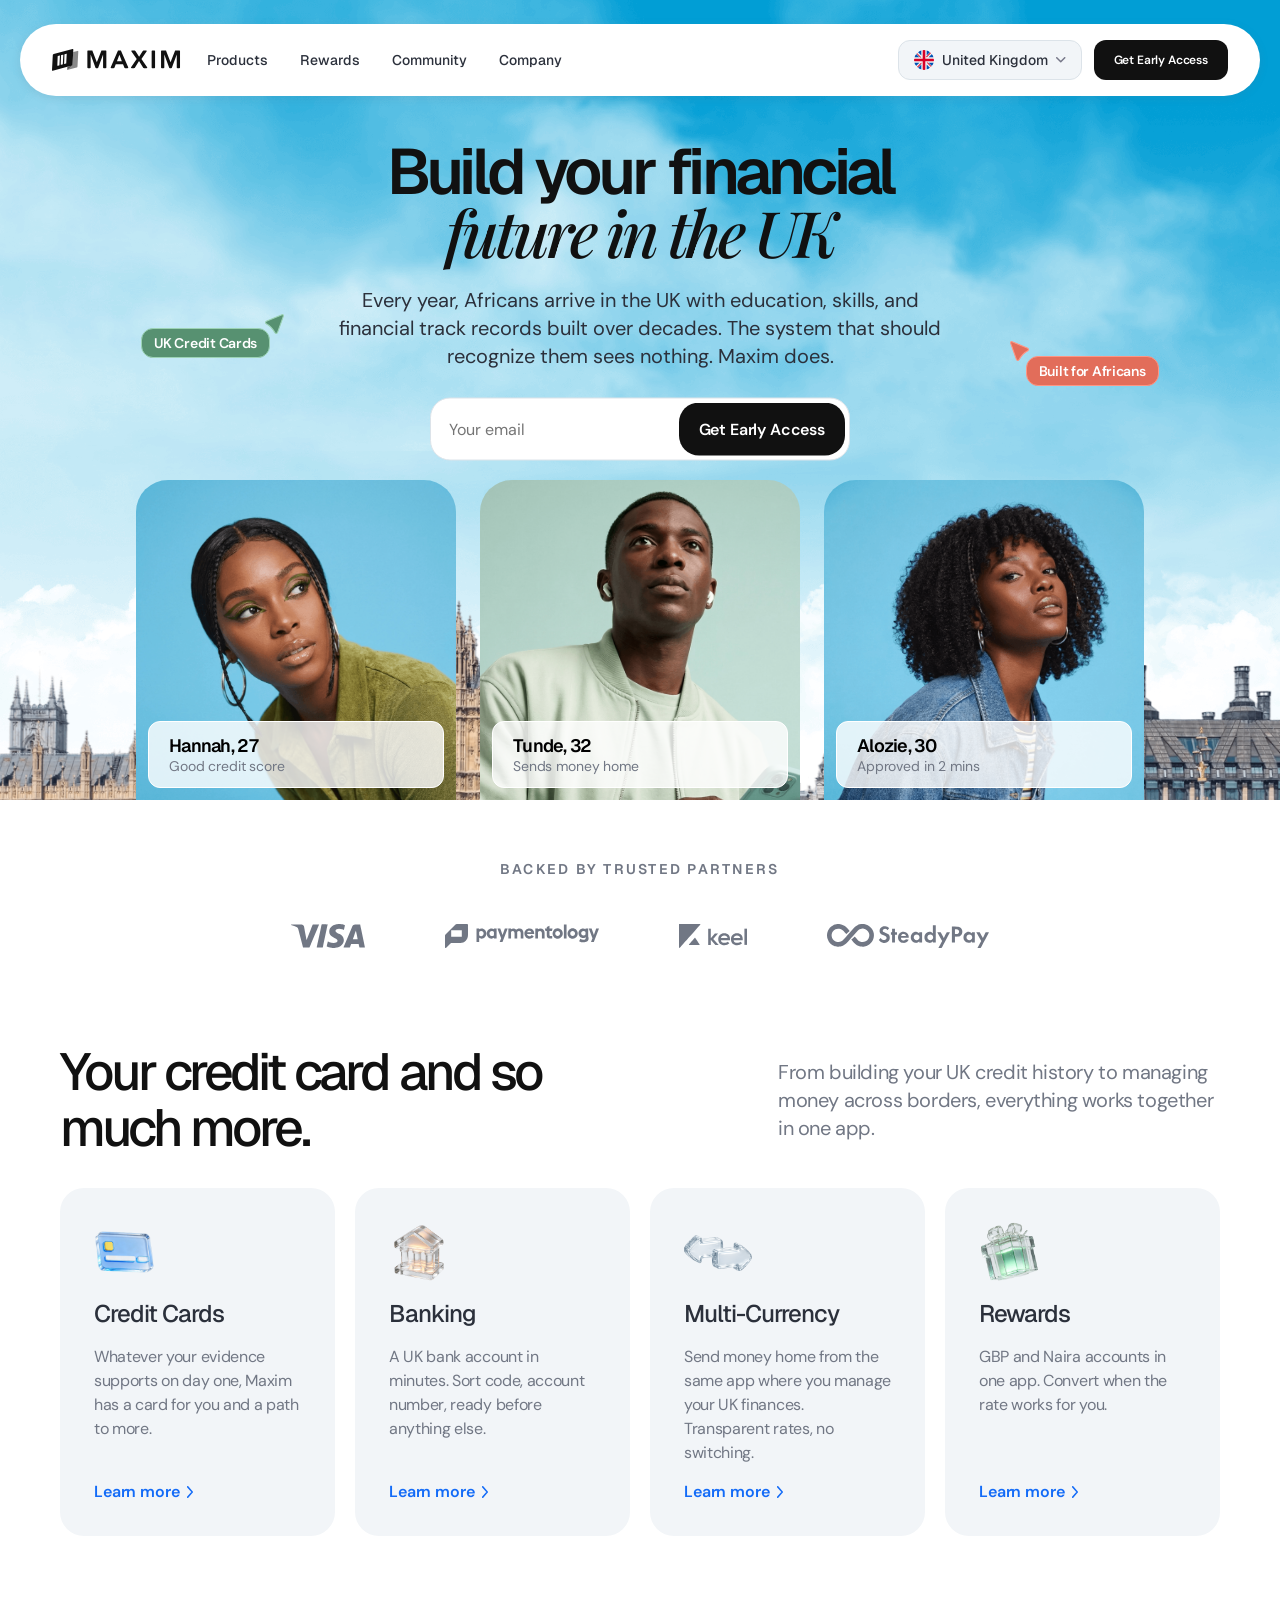
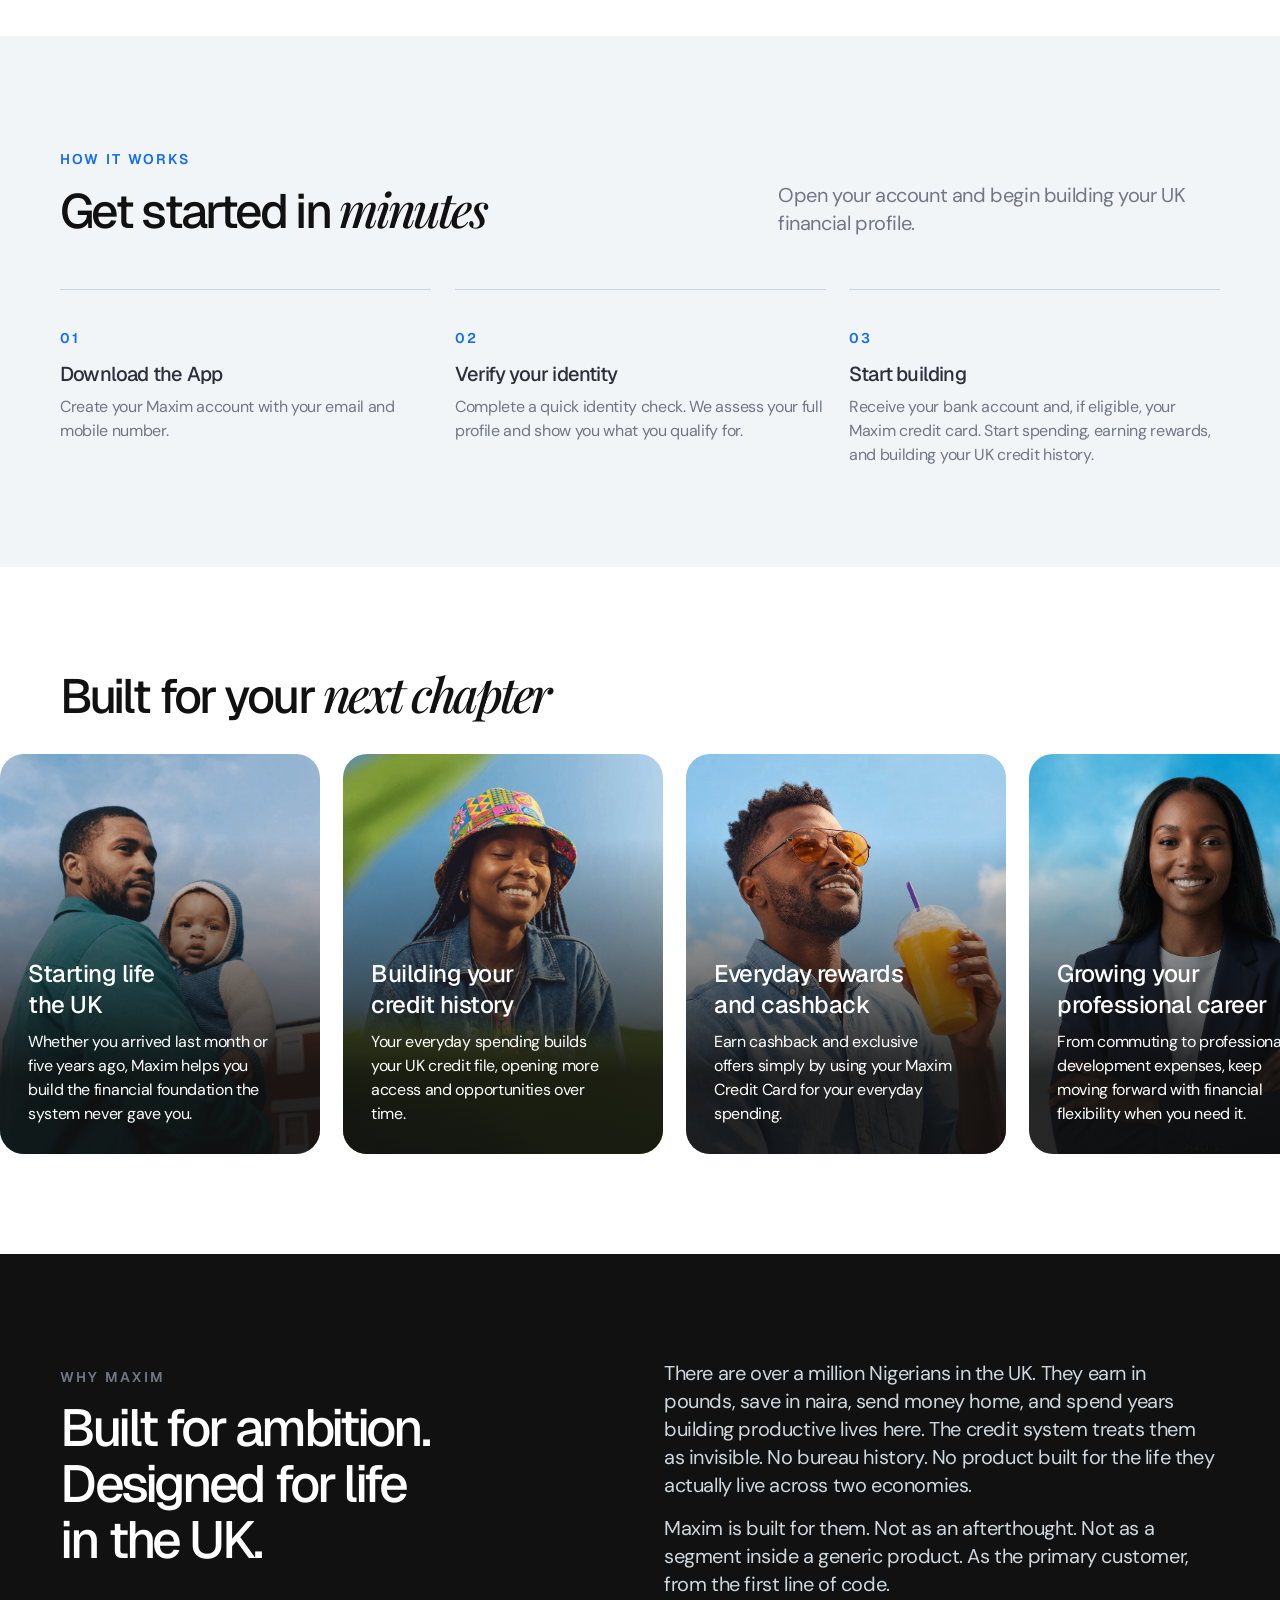
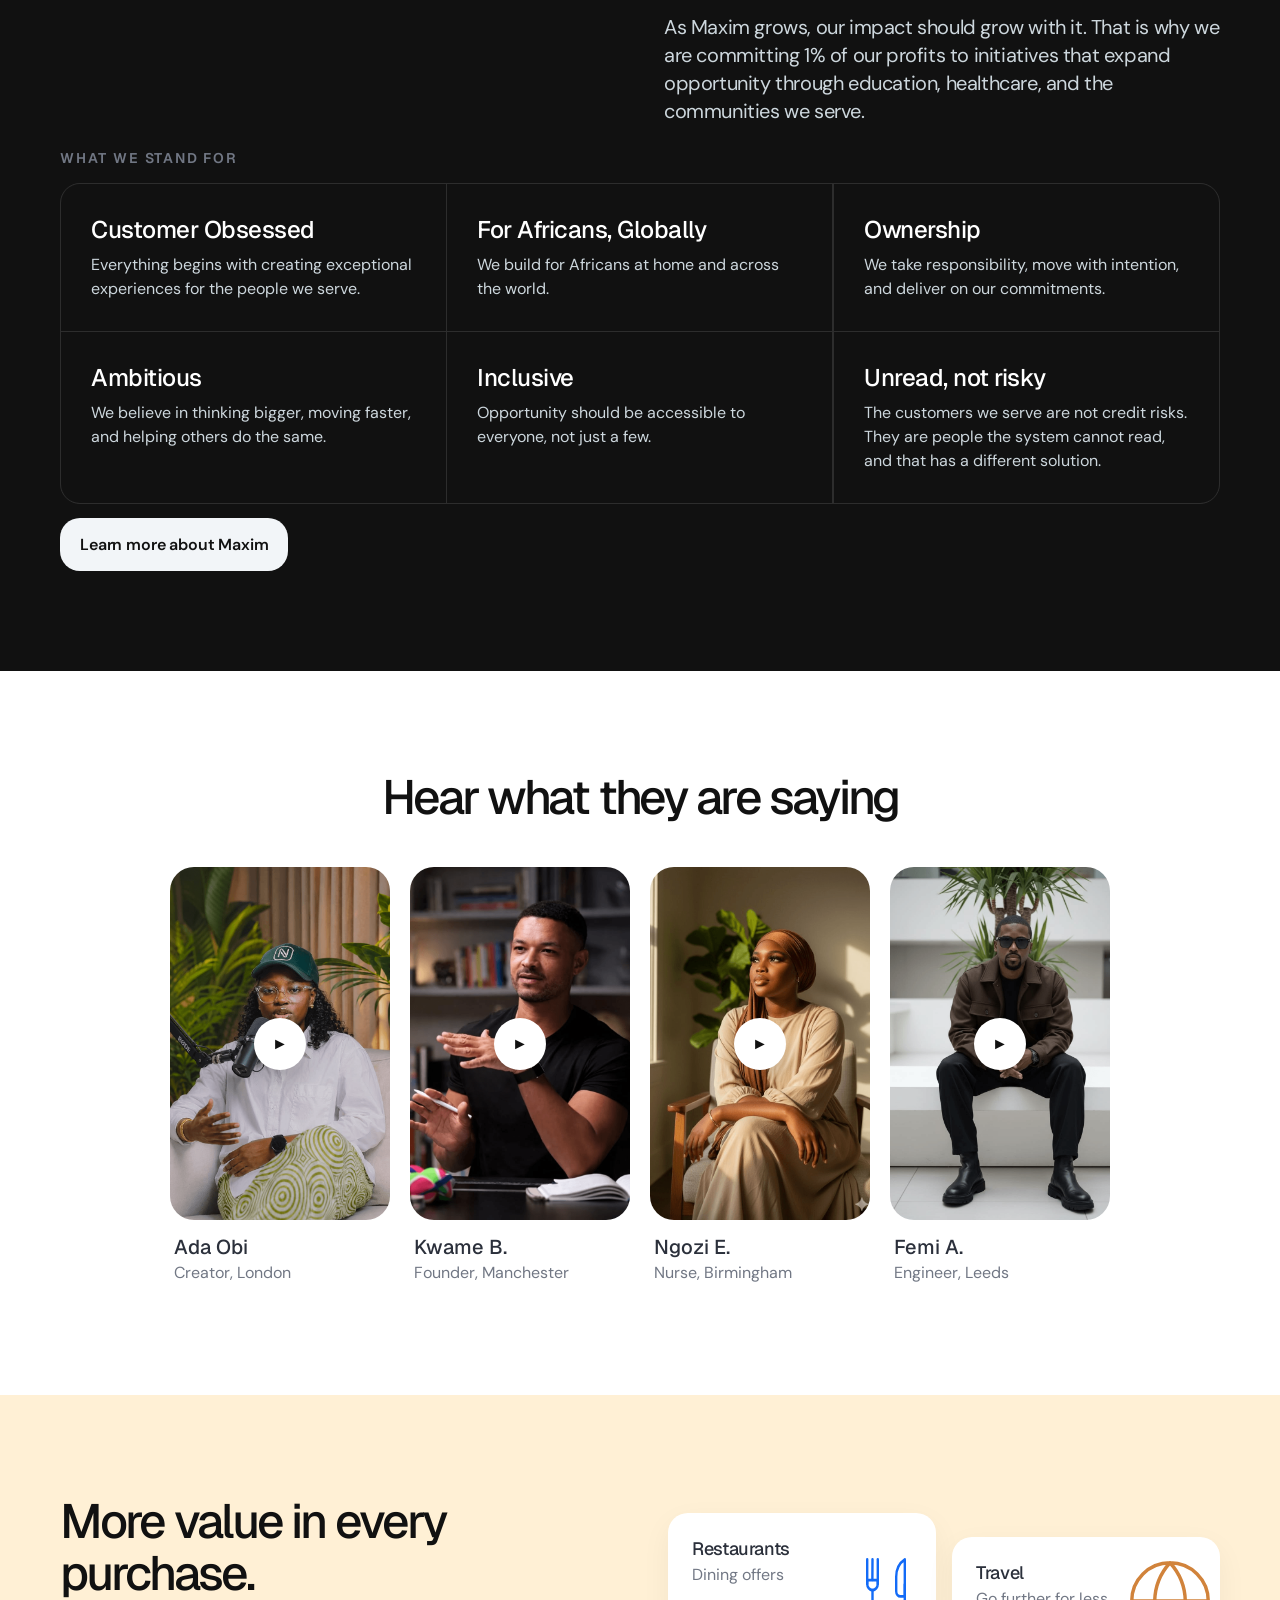
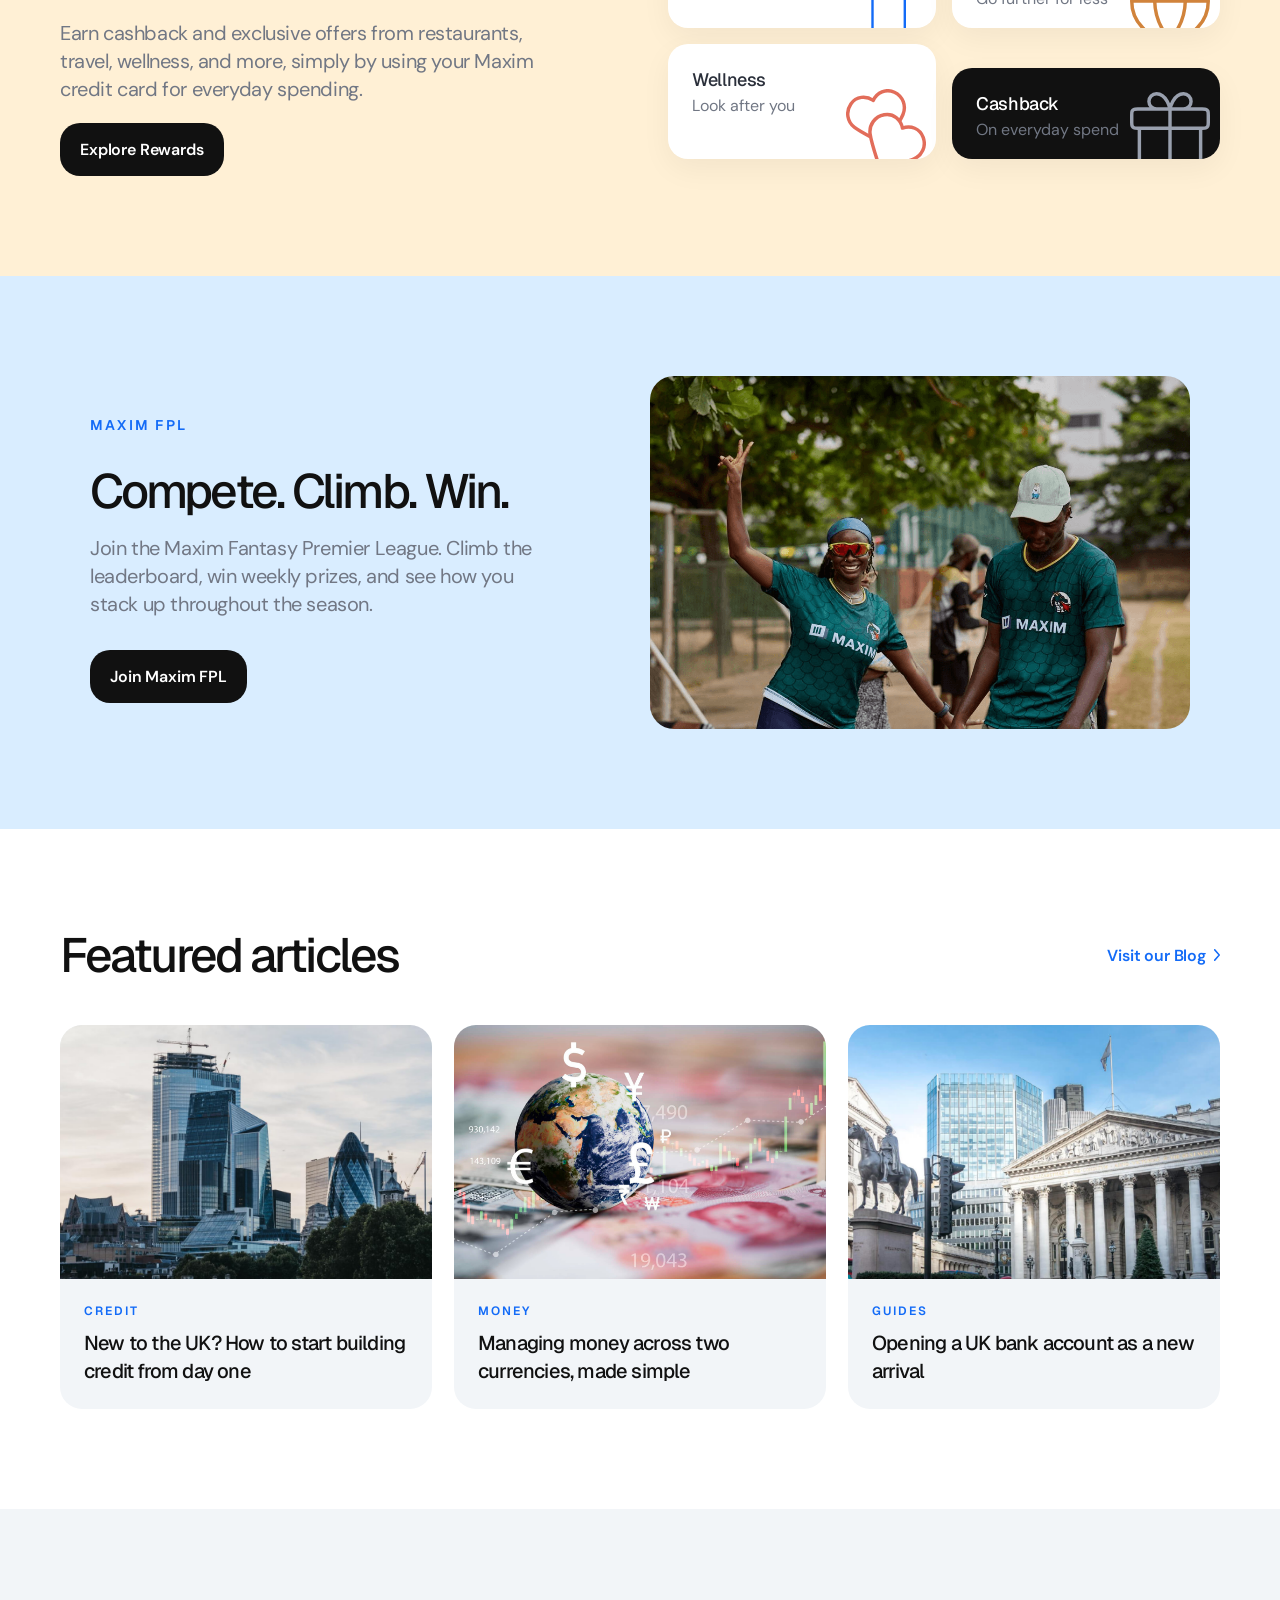
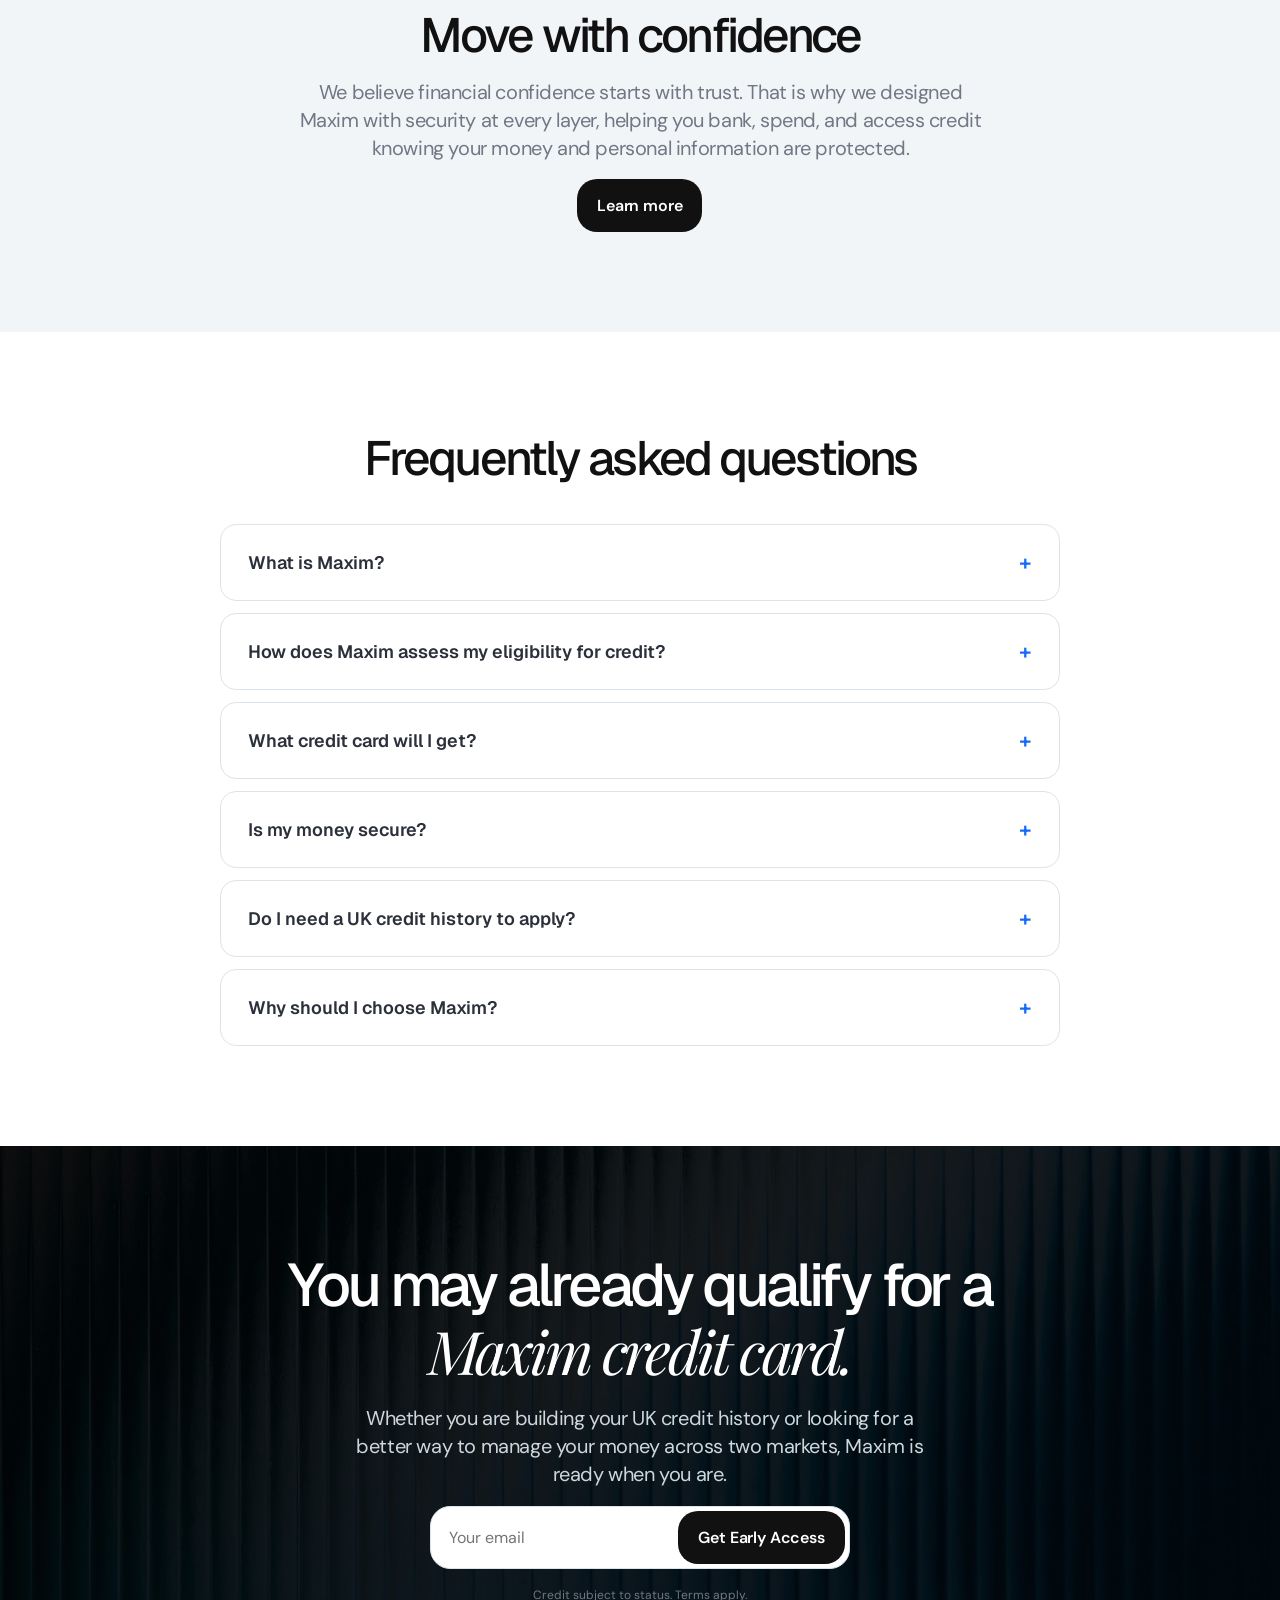
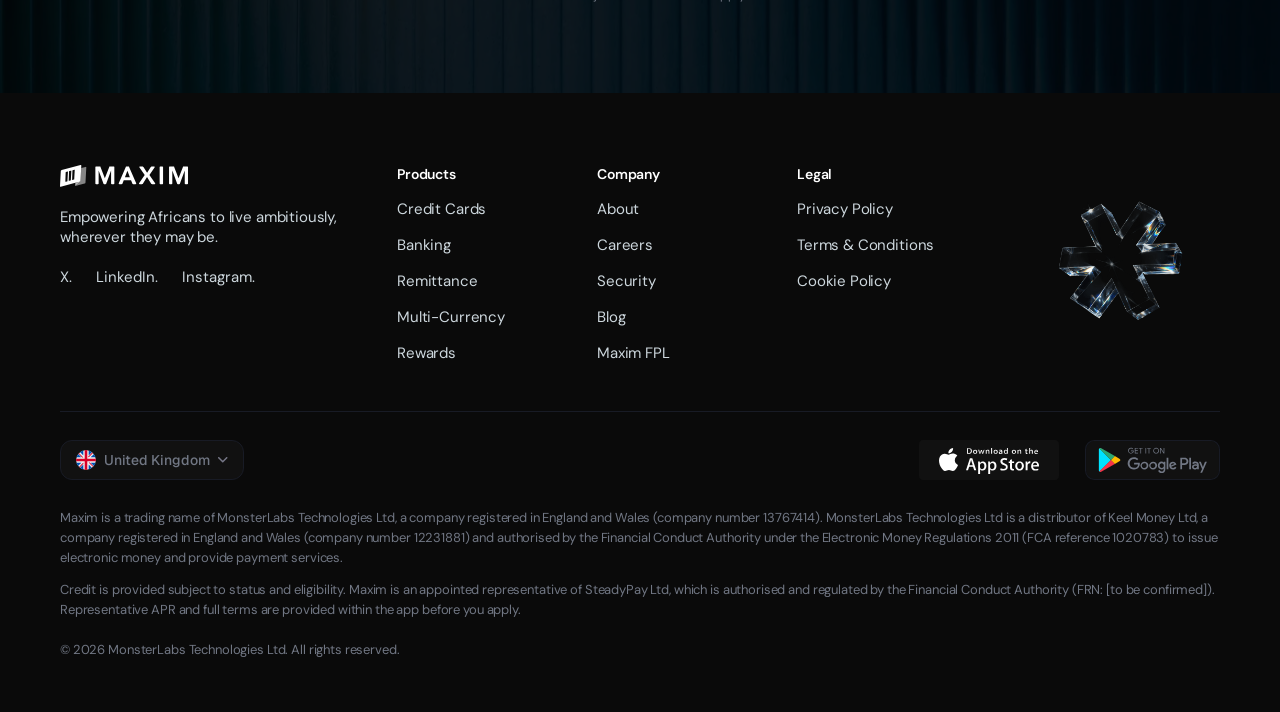
<file: index.html>
<!DOCTYPE html>
<html lang="en-GB">
<head>
<meta charset="UTF-8" />
<meta name="viewport" content="width=device-width, initial-scale=1.0" />
<title>Maxim &mdash; Build your financial future in the UK</title>
<meta name="description" content="Maxim is the UK financial app for Africans: banking, a credit card that recognises your real history, multi-currency accounts, and rewards — all in one place." />
<meta name="robots" content="index, follow" />
<meta name="theme-color" content="#111111" />
<link rel="canonical" href="https://www.trymaxim.com/uk" />
<link rel="icon" type="image/svg+xml" href="assets/favicon.svg" />

<!-- Open Graph / Facebook -->
<meta property="og:type" content="website" />
<meta property="og:site_name" content="Maxim" />
<meta property="og:locale" content="en_GB" />
<meta property="og:url" content="https://www.trymaxim.com/uk" />
<meta property="og:title" content="Maxim — Build your financial future in the UK" />
<meta property="og:description" content="The UK financial app built for Africans: banking, a credit card that recognises your real history, multi-currency accounts, and rewards, all in one place." />
<meta property="og:image" content="https://www.trymaxim.com/uk/assets/hero-city.png" />
<meta property="og:image:width" content="2880" />
<meta property="og:image:height" content="1414" />
<meta property="og:image:alt" content="Maxim — a UK financial app built for Africans" />

<!-- Twitter -->
<meta name="twitter:card" content="summary_large_image" />
<meta name="twitter:title" content="Maxim — Build your financial future in the UK" />
<meta name="twitter:description" content="The UK financial app built for Africans: banking, a credit card that recognises your real history, multi-currency accounts, and rewards, all in one place." />
<meta name="twitter:image" content="https://www.trymaxim.com/uk/assets/hero-city.png" />
<meta name="twitter:image:alt" content="Maxim — a UK financial app built for Africans" />

<link rel="preconnect" href="https://fonts.googleapis.com" />
<link rel="preconnect" href="https://fonts.gstatic.com" crossorigin />
<link href="https://fonts.googleapis.com/css2?family=DM+Sans:ital,wght@0,400;0,500;0,600;0,700;1,400&family=Geist:wght@400;500;600;700&family=Playfair+Display:ital@0;1&display=swap" rel="stylesheet" />
<link rel="stylesheet" href="css/styles.css" />

<script type="application/ld+json">
{
  "@context": "https://schema.org",
  "@type": "Organization",
  "name": "Maxim",
  "legalName": "MonsterLabs Technologies Ltd",
  "url": "https://www.trymaxim.com/uk",
  "logo": "https://www.trymaxim.com/uk/assets/logo.svg",
  "description": "Maxim is a financial app built for Africans in the UK, combining a UK bank account, a credit card that recognises your full financial history, multi-currency accounts, and rewards, all in one place.",
  "areaServed": "GB"
}
</script>
<script type="application/ld+json">
{
  "@context": "https://schema.org",
  "@type": "FAQPage",
  "mainEntity": [
    {
      "@type": "Question",
      "name": "What is Maxim?",
      "acceptedAnswer": {
        "@type": "Answer",
        "text": "Maxim is a financial app built for Africans in the UK, combining a UK bank account, a credit card that recognises your full financial history, multi-currency accounts, and rewards, all in one place."
      }
    },
    {
      "@type": "Question",
      "name": "How does Maxim assess my eligibility for credit?",
      "acceptedAnswer": {
        "@type": "Answer",
        "text": "We look at your full financial profile, not just a UK bureau file. Whatever your evidence supports on day one, we match you to a card and give you a path to more as you build your history with us."
      }
    },
    {
      "@type": "Question",
      "name": "What credit card will I get?",
      "acceptedAnswer": {
        "@type": "Answer",
        "text": "The card you qualify for depends on the evidence you provide during onboarding. You'll see exactly what you're eligible for after a quick identity and profile check."
      }
    },
    {
      "@type": "Question",
      "name": "Is my money secure?",
      "acceptedAnswer": {
        "@type": "Answer",
        "text": "Yes. Maxim is designed with security at every layer: bank-grade encryption, biometric protection, and continuous monitoring to keep your money and personal information protected."
      }
    },
    {
      "@type": "Question",
      "name": "Do I need a UK credit history to apply?",
      "acceptedAnswer": {
        "@type": "Answer",
        "text": "No. Maxim is built specifically for people the UK credit system can't yet read. A blank UK credit file is not a barrier to getting started."
      }
    },
    {
      "@type": "Question",
      "name": "Why should I choose Maxim?",
      "acceptedAnswer": {
        "@type": "Answer",
        "text": "Because Maxim is built for you as the primary customer, not as an afterthought. One app for banking, credit, multi-currency, and rewards, designed for life across two economies."
      }
    }
  ]
}
</script>
</head>
<body>

<header class="site-header">
  <div class="site-header__backdrop" aria-hidden="true"></div>
  <div class="top-nav">
    <a href="#" class="logo" aria-label="Maxim home">
      <img src="assets/logo.svg" alt="Maxim" class="logo-svg" />
    </a>
    <nav class="top-nav__links" aria-label="Primary">
      <a href="#">Products</a>
      <a href="#">Rewards</a>
      <a href="#">Community</a>
      <a href="#">Company</a>
    </nav>
    <div class="top-nav__actions">
      <button class="region-select" type="button">
        <span class="flag">
          <img src="assets/flag-uk-bg.svg" alt="" loading="lazy" decoding="async" />
          <img src="assets/flag-uk-group.svg" alt="" class="flag-overlay" loading="lazy" decoding="async" />
          <img src="assets/flag-uk-fg.svg" alt="" class="flag-overlay" loading="lazy" decoding="async" />
        </span>
        United Kingdom
        <img src="assets/arrow-down.svg" alt="" class="chevron" loading="lazy" decoding="async" />
      </button>
      <a href="#get-access" class="btn btn-dark btn-sm">Get Early Access</a>
    </div>
  </div>
</header>

<main>

  <section class="hero">
    <div class="hero__sky"><img src="assets/hero-sky.png" alt="" fetchpriority="high" /></div>
    <div class="hero__city"><img src="assets/hero-city.png" alt="" fetchpriority="high" /></div>

    <div class="hero__pill hero__pill--left">
      <span class="pill pill--success">UK Credit Cards</span>
      <img src="assets/pill-arrow-green.svg" alt="" class="pill-arrow" />
    </div>
    <div class="hero__pill hero__pill--right">
      <span class="pill pill--error">Built for Africans</span>
      <img src="assets/pill-arrow-red.svg" alt="" class="pill-arrow" />
    </div>

    <div class="hero__content reveal">
      <h1 class="hero-title">Build your financial <em>future in the UK</em></h1>
      <p class="hero-subtitle">Every year, Africans arrive in the UK with education, skills, and financial track records built over decades. The system that should recognize them sees nothing. Maxim does.</p>
      <form class="email-capture" id="get-access">
        <label class="visually-hidden" for="hero-email">Your email</label>
        <input id="hero-email" type="email" placeholder="Your email" required />
        <button type="submit" class="btn btn-dark">Get Early Access</button>
      </form>
    </div>

    <div class="hero__models reveal-group">
      <figure class="model-card model-card--left">
        <img src="assets/hero-model-left.png" alt="Hannah, 27" />
        <figcaption>
          <strong>Hannah, 27</strong>
          <span>Good credit score</span>
        </figcaption>
      </figure>
      <figure class="model-card model-card--mid">
        <img src="assets/hero-model-mid.png" alt="Tunde, 32" />
        <figcaption>
          <strong>Tunde, 32</strong>
          <span>Sends money home</span>
        </figcaption>
      </figure>
      <figure class="model-card model-card--right">
        <img src="assets/hero-model-right.png" alt="Alozie, 30" />
        <figcaption>
          <strong>Alozie, 30</strong>
          <span>Approved in 2 mins</span>
        </figcaption>
      </figure>
    </div>
  </section>

  <section class="partners">
    <p class="eyebrow partners__eyebrow reveal">Backed by trusted partners</p>
    <div class="partners__logos reveal-group">
      <img src="assets/partner-visa.svg" alt="Visa" class="partner-logo partner-logo--visa" loading="lazy" decoding="async" />
      <img src="assets/partner-paymentology.svg" alt="Paymentology" class="partner-logo partner-logo--paymentology" loading="lazy" decoding="async" />
      <img src="assets/partner-keel.svg" alt="Keel" class="partner-logo partner-logo--keel" loading="lazy" decoding="async" />
      <img src="assets/partner-steadypay.svg" alt="SteadyPay" class="partner-logo partner-logo--steadypay" loading="lazy" decoding="async" />
    </div>
  </section>

  <section class="features">
    <div class="container">
      <div class="features__intro reveal">
        <h2 class="section-heading features__title">Your credit card and so<br />much more.</h2>
        <p class="features__lede">From building your UK credit history to managing money across borders, everything works together in one app.</p>
      </div>
      <div class="features__grid reveal-group">
        <article class="feature-card">
          <span class="feature-card__icon feature-card__icon--credit-cards">
            <img src="assets/feature-credit-cards.png" alt="" loading="lazy" decoding="async" />
          </span>
          <h3>Credit Cards</h3>
          <p>Whatever your evidence supports on day one, Maxim has a card for you and a path to more.</p>
          <a href="#" class="link-arrow">Learn more <img src="assets/chevron-right.svg" alt="" loading="lazy" decoding="async" /></a>
        </article>
        <article class="feature-card">
          <span class="feature-card__icon feature-card__icon--banking">
            <img src="assets/feature-banking.png" alt="" loading="lazy" decoding="async" />
          </span>
          <h3>Banking</h3>
          <p>A UK bank account in minutes. Sort code, account number, ready before anything else.</p>
          <a href="#" class="link-arrow">Learn more <img src="assets/chevron-right.svg" alt="" loading="lazy" decoding="async" /></a>
        </article>
        <article class="feature-card">
          <span class="feature-card__icon feature-card__icon--multicurrency">
            <img src="assets/feature-multicurrency.png" alt="" loading="lazy" decoding="async" />
          </span>
          <h3>Multi-Currency</h3>
          <p>Send money home from the same app where you manage your UK finances. Transparent rates, no switching.</p>
          <a href="#" class="link-arrow">Learn more <img src="assets/chevron-right.svg" alt="" loading="lazy" decoding="async" /></a>
        </article>
        <article class="feature-card">
          <span class="feature-card__icon feature-card__icon--rewards">
            <img src="assets/feature-rewards.png" alt="" loading="lazy" decoding="async" />
          </span>
          <h3>Rewards</h3>
          <p>GBP and Naira accounts in one app. Convert when the rate works for you.</p>
          <a href="#" class="link-arrow">Learn more <img src="assets/chevron-right.svg" alt="" loading="lazy" decoding="async" /></a>
        </article>
      </div>
    </div>
  </section>

  <section class="how-it-works">
    <div class="container">
      <div class="how-it-works__header reveal">
        <div>
          <p class="eyebrow eyebrow--accent">How it works</p>
          <h2 class="section-heading">Get started in <em>minutes</em></h2>
        </div>
        <p class="how-it-works__lede">Open your account and begin building your UK financial profile.</p>
      </div>
      <div class="how-it-works__steps reveal-group">
        <div class="step">
          <p class="eyebrow eyebrow--accent">01</p>
          <h3>Download the App</h3>
          <p>Create your Maxim account with your email and mobile number.</p>
        </div>
        <div class="step">
          <p class="eyebrow eyebrow--accent">02</p>
          <h3>Verify your identity</h3>
          <p>Complete a quick identity check. We assess your full profile and show you what you qualify for.</p>
        </div>
        <div class="step">
          <p class="eyebrow eyebrow--accent">03</p>
          <h3>Start building</h3>
          <p>Receive your bank account and, if eligible, your Maxim credit card. Start spending, earning rewards, and building your UK credit history.</p>
        </div>
      </div>
    </div>
  </section>

  <section class="chapters">
    <div class="chapters__heading reveal">
      <h2 class="section-heading">Built for your <em>next chapter</em></h2>
    </div>
    <div class="chapters__scroller">
      <div class="chapters__track">
        <article class="chapter-card" style="background-image:url('assets/chapter-uk-life.png')">
          <div class="chapter-card__overlay">
            <h3>Starting life<br />the UK</h3>
            <p>Whether you arrived last month or five years ago, Maxim helps you build the financial foundation the system never gave you.</p>
          </div>
        </article>
        <article class="chapter-card" style="background-image:url('assets/chapter-credit-history.png')">
          <div class="chapter-card__overlay">
            <h3>Building your<br />credit history</h3>
            <p>Your everyday spending builds your UK credit file, opening more access and opportunities over time.</p>
          </div>
        </article>
        <article class="chapter-card" style="background-image:url('assets/chapter-rewards.png')">
          <div class="chapter-card__overlay">
            <h3>Everyday rewards<br />and cashback</h3>
            <p>Earn cashback and exclusive offers simply by using your Maxim Credit Card for your everyday spending.</p>
          </div>
        </article>
        <article class="chapter-card" style="background-image:url('assets/chapter-career.png')">
          <div class="chapter-card__overlay">
            <h3>Growing your<br />professional career</h3>
            <p>From commuting to professional development expenses, keep moving forward with financial flexibility when you need it.</p>
          </div>
        </article>
        <article class="chapter-card" style="background-image:url('assets/chapter-money.png')">
          <div class="chapter-card__overlay">
            <h3>Managing<br />everyday money</h3>
            <p>Receive your salary, send payments, track your spending, and stay on top of your finances from one place.</p>
          </div>
        </article>
        <article class="chapter-card chapter-card--family" style="background-image:url('assets/chapter-family.png')">
          <div class="chapter-card__overlay">
            <h3>Supporting family<br />back home</h3>
            <p>Manage GBP and Naira in one app. Stay connected to the people who matter most without switching services.</p>
          </div>
        </article>
        <article class="chapter-card" style="background-image:url('assets/chapter-uk-life.png')" aria-hidden="true">
          <div class="chapter-card__overlay">
            <h3>Starting life<br />the UK</h3>
            <p>Whether you arrived last month or five years ago, Maxim helps you build the financial foundation the system never gave you.</p>
          </div>
        </article>
        <article class="chapter-card" style="background-image:url('assets/chapter-credit-history.png')" aria-hidden="true">
          <div class="chapter-card__overlay">
            <h3>Building your<br />credit history</h3>
            <p>Your everyday spending builds your UK credit file, opening more access and opportunities over time.</p>
          </div>
        </article>
        <article class="chapter-card" style="background-image:url('assets/chapter-rewards.png')" aria-hidden="true">
          <div class="chapter-card__overlay">
            <h3>Everyday rewards<br />and cashback</h3>
            <p>Earn cashback and exclusive offers simply by using your Maxim Credit Card for your everyday spending.</p>
          </div>
        </article>
        <article class="chapter-card" style="background-image:url('assets/chapter-career.png')" aria-hidden="true">
          <div class="chapter-card__overlay">
            <h3>Growing your<br />professional career</h3>
            <p>From commuting to professional development expenses, keep moving forward with financial flexibility when you need it.</p>
          </div>
        </article>
        <article class="chapter-card" style="background-image:url('assets/chapter-money.png')" aria-hidden="true">
          <div class="chapter-card__overlay">
            <h3>Managing<br />everyday money</h3>
            <p>Receive your salary, send payments, track your spending, and stay on top of your finances from one place.</p>
          </div>
        </article>
        <article class="chapter-card chapter-card--family" style="background-image:url('assets/chapter-family.png')" aria-hidden="true">
          <div class="chapter-card__overlay">
            <h3>Supporting family<br />back home</h3>
            <p>Manage GBP and Naira in one app. Stay connected to the people who matter most without switching services.</p>
          </div>
        </article>
      </div>
    </div>
  </section>

  <section class="why-maxim">
    <div class="container">
      <div class="why-maxim__header reveal">
        <div class="why-maxim__title">
          <p class="eyebrow">Why Maxim</p>
          <h2>Built for ambition.<br />Designed for life in the UK.</h2>
        </div>
        <div class="why-maxim__body">
          <p>There are over a million Nigerians in the UK. They earn in pounds, save in naira, send money home, and spend years building productive lives here. The credit system treats them as invisible. No bureau history. No product built for the life they actually live across two economies.</p>
          <p>Maxim is built for them. Not as an afterthought. Not as a segment inside a generic product. As the primary customer, from the first line of code.</p>
          <p>As Maxim grows, our impact should grow with it. That is why we are committing 1% of our profits to initiatives that expand opportunity through education, healthcare, and the communities we serve.</p>
        </div>
      </div>
      <p class="eyebrow why-maxim__subeyebrow reveal">What we stand for</p>
      <div class="values-grid reveal-group">
        <div class="value-card">
          <h3>Customer Obsessed</h3>
          <p>Everything begins with creating exceptional experiences for the people we serve.</p>
        </div>
        <div class="value-card">
          <h3>For Africans, Globally</h3>
          <p>We build for Africans at home and across the world.</p>
        </div>
        <div class="value-card">
          <h3>Ownership</h3>
          <p>We take responsibility, move with intention, and deliver on our commitments.</p>
        </div>
        <div class="value-card">
          <h3>Ambitious</h3>
          <p>We believe in thinking bigger, moving faster, and helping others do the same.</p>
        </div>
        <div class="value-card">
          <h3>Inclusive</h3>
          <p>Opportunity should be accessible to everyone, not just a few.</p>
        </div>
        <div class="value-card">
          <h3>Unread, not risky</h3>
          <p>The customers we serve are not credit risks. They are people the system cannot read, and that has a different solution.</p>
        </div>
      </div>
      <a href="#" class="btn btn-light">Learn more about Maxim</a>
    </div>
  </section>

  <section class="testimonials">
    <div class="container">
      <h2 class="section-heading testimonials__heading reveal">Hear what they are saying</h2>
      <div class="testimonials__scroller reveal-group">
        <figure class="testimonial-card">
          <div class="testimonial-card__media" style="background-image:url('assets/testimonial-1.png')">
            <button type="button" class="play-button play-button--sm" aria-label="Play video">&#9658;</button>
          </div>
          <figcaption>
            <strong>Ada Obi</strong>
            <span>Creator, London</span>
          </figcaption>
        </figure>
        <figure class="testimonial-card">
          <div class="testimonial-card__media" style="background-image:url('assets/testimonial-2.png')">
            <button type="button" class="play-button play-button--sm" aria-label="Play video">&#9658;</button>
          </div>
          <figcaption>
            <strong>Kwame B.</strong>
            <span>Founder, Manchester</span>
          </figcaption>
        </figure>
        <figure class="testimonial-card">
          <div class="testimonial-card__media" style="background-image:url('assets/testimonial-3.png')">
            <button type="button" class="play-button play-button--sm" aria-label="Play video">&#9658;</button>
          </div>
          <figcaption>
            <strong>Ngozi E.</strong>
            <span>Nurse, Birmingham</span>
          </figcaption>
        </figure>
        <figure class="testimonial-card">
          <div class="testimonial-card__media" style="background-image:url('assets/testimonial-4.png')">
            <button type="button" class="play-button play-button--sm" aria-label="Play video">&#9658;</button>
          </div>
          <figcaption>
            <strong>Femi A.</strong>
            <span>Engineer, Leeds</span>
          </figcaption>
        </figure>
      </div>
    </div>
  </section>

  <section class="rewards">
    <div class="container rewards__inner">
      <div class="rewards__copy reveal">
        <h2 class="section-heading">More value in every purchase.</h2>
        <p>Earn cashback and exclusive offers from restaurants, travel, wellness, and more, simply by using your Maxim credit card for everyday spending.</p>
        <a href="#" class="btn btn-dark">Explore Rewards</a>
      </div>
      <div class="rewards__grid reveal-group">
        <div class="reward-tile reward-tile--restaurants">
          <h3>Restaurants</h3>
          <p>Dining offers</p>
          <div class="reward-icon-group reward-icon-group--dining">
            <img src="assets/reward-fork.svg" alt="" class="reward-icon reward-icon--fork" loading="lazy" decoding="async" />
            <img src="assets/reward-knife.svg" alt="" class="reward-icon reward-icon--knife" loading="lazy" decoding="async" />
          </div>
        </div>
        <div class="reward-tile reward-tile--travel">
          <h3>Travel</h3>
          <p>Go further for less</p>
          <img src="assets/reward-globe.svg" alt="" class="reward-icon reward-icon--corner" loading="lazy" decoding="async" />
        </div>
        <div class="reward-tile reward-tile--wellness">
          <h3>Wellness</h3>
          <p>Look after you</p>
          <img src="assets/reward-hearts.svg" alt="" class="reward-icon reward-icon--corner" loading="lazy" decoding="async" />
        </div>
        <div class="reward-tile reward-tile--cashback reward-tile--dark">
          <h3>Cashback</h3>
          <p>On everyday spend</p>
          <img src="assets/reward-gift.svg" alt="" class="reward-icon reward-icon--corner" loading="lazy" decoding="async" />
        </div>
      </div>
    </div>
  </section>

  <section class="fpl">
    <div class="container fpl__inner reveal-group">
      <div class="fpl__copy">
        <p class="eyebrow eyebrow--accent">Maxim FPL</p>
        <h2 class="section-heading">Compete. Climb. Win.</h2>
        <p class="fpl__lede">Join the Maxim Fantasy Premier League. Climb the leaderboard, win weekly prizes, and see how you stack up throughout the season.</p>
        <a href="#" class="btn btn-dark">Join Maxim FPL</a>
      </div>
      <div class="fpl__image">
        <img src="assets/fpl-football-fans.png" alt="Maxim FPL fans celebrating" loading="lazy" decoding="async" />
      </div>
    </div>
  </section>

  <section class="articles">
    <div class="container">
      <div class="articles__header reveal">
        <h2 class="section-heading">Featured articles</h2>
        <a href="#" class="link-arrow">Visit our Blog <img src="assets/chevron-right.svg" alt="" loading="lazy" decoding="async" /></a>
      </div>
      <div class="articles__grid reveal-group">
        <a href="#" class="article-card">
          <div class="article-card__media" style="background-image:url('assets/article-1.png')"></div>
          <div class="article-card__body">
            <p class="eyebrow eyebrow--accent article-card__tag">Credit</p>
            <h3>New to the UK? How to start building credit from day one</h3>
          </div>
        </a>
        <a href="#" class="article-card">
          <div class="article-card__media" style="background-image:url('assets/article-2.png')"></div>
          <div class="article-card__body">
            <p class="eyebrow eyebrow--accent article-card__tag">Money</p>
            <h3>Managing money across two currencies, made simple</h3>
          </div>
        </a>
        <a href="#" class="article-card">
          <div class="article-card__media" style="background-image:url('assets/article-3.png')"></div>
          <div class="article-card__body">
            <p class="eyebrow eyebrow--accent article-card__tag">Guides</p>
            <h3>Opening a UK bank account as a new arrival</h3>
          </div>
        </a>
      </div>
    </div>
  </section>

  <section class="confidence reveal-group">
    <h2 class="section-heading">Move with confidence</h2>
    <p>We believe financial confidence starts with trust. That is why we designed Maxim with security at every layer, helping you bank, spend, and access credit knowing your money and personal information are protected.</p>
    <a href="#" class="btn btn-dark">Learn more</a>
  </section>

  <section class="faq">
    <div class="faq__inner">
      <h2 class="section-heading reveal">Frequently asked questions</h2>
      <div class="faq__list reveal-group">
        <details class="faq-item">
          <summary>What is Maxim?<span class="faq-toggle">+</span></summary>
          <p>Maxim is a financial app built for Africans in the UK, combining a UK bank account, a credit card that recognises your full financial history, multi-currency accounts, and rewards, all in one place.</p>
        </details>
        <details class="faq-item">
          <summary>How does Maxim assess my eligibility for credit?<span class="faq-toggle">+</span></summary>
          <p>We look at your full financial profile, not just a UK bureau file. Whatever your evidence supports on day one, we match you to a card and give you a path to more as you build your history with us.</p>
        </details>
        <details class="faq-item">
          <summary>What credit card will I get?<span class="faq-toggle">+</span></summary>
          <p>The card you qualify for depends on the evidence you provide during onboarding. You'll see exactly what you're eligible for after a quick identity and profile check.</p>
        </details>
        <details class="faq-item">
          <summary>Is my money secure?<span class="faq-toggle">+</span></summary>
          <p>Yes. Maxim is designed with security at every layer: bank-grade encryption, biometric protection, and continuous monitoring to keep your money and personal information protected.</p>
        </details>
        <details class="faq-item">
          <summary>Do I need a UK credit history to apply?<span class="faq-toggle">+</span></summary>
          <p>No. Maxim is built specifically for people the UK credit system can't yet read. A blank UK credit file is not a barrier to getting started.</p>
        </details>
        <details class="faq-item">
          <summary>Why should I choose Maxim?<span class="faq-toggle">+</span></summary>
          <p>Because Maxim is built for you as the primary customer, not as an afterthought. One app for banking, credit, multi-currency, and rewards, designed for life across two economies.</p>
        </details>
      </div>
    </div>
  </section>

  <section class="cta">
    <div class="cta__glass"><img src="assets/cta-fractal-glass.webp" alt="" loading="lazy" decoding="async" /></div>
    <div class="cta__content reveal">
      <h2>You may already qualify for a<br /><em>Maxim credit card.</em></h2>
      <p class="cta__lede">Whether you are building your UK credit history or looking for a better way to manage your money across two markets, Maxim is ready when you are.</p>
      <form class="email-capture">
        <label class="visually-hidden" for="cta-email">Your email</label>
        <input id="cta-email" type="email" placeholder="Your email" required />
        <button type="submit" class="btn btn-dark">Get Early Access</button>
      </form>
      <p class="cta__fineprint">Credit subject to status. Terms apply.</p>
    </div>
  </section>

</main>

<footer class="site-footer">
  <div class="site-footer__inner">
    <div class="footer-top">
      <div class="footer-brand">
        <a href="#" class="logo logo--footer" aria-label="Maxim home">
          <img src="assets/logo-white.svg" alt="Maxim" class="logo-svg" loading="lazy" decoding="async" />
        </a>
        <p>Empowering Africans to live ambitiously,<br />wherever they may be.</p>
        <div class="footer-social">
          <a href="#">X.</a>
          <a href="#">LinkedIn.</a>
          <a href="#">Instagram.</a>
        </div>
      </div>

      <nav class="footer-col" aria-label="Products">
        <h4>Products</h4>
        <a href="#">Credit Cards</a>
        <a href="#">Banking</a>
        <a href="#">Remittance</a>
        <a href="#">Multi-Currency</a>
        <a href="#">Rewards</a>
      </nav>

      <nav class="footer-col" aria-label="Company">
        <h4>Company</h4>
        <a href="#">About</a>
        <a href="#">Careers</a>
        <a href="#">Security</a>
        <a href="#">Blog</a>
        <a href="#">Maxim FPL</a>
      </nav>

      <nav class="footer-col" aria-label="Legal">
        <h4>Legal</h4>
        <a href="#">Privacy Policy</a>
        <a href="#">Terms &amp; Conditions</a>
        <a href="#">Cookie Policy</a>
      </nav>

      <img src="assets/footer-asterisk.png" alt="" class="footer-asterisk" loading="lazy" decoding="async" />
    </div>

    <div class="footer-actions">
      <button class="region-select" type="button">
        <span class="flag">
          <img src="assets/flag-uk-bg.svg" alt="" loading="lazy" decoding="async" />
          <img src="assets/flag-uk-group.svg" alt="" class="flag-overlay" loading="lazy" decoding="async" />
          <img src="assets/flag-uk-fg.svg" alt="" class="flag-overlay" loading="lazy" decoding="async" />
        </span>
        United Kingdom
        <img src="assets/arrow-down.svg" alt="" class="chevron" loading="lazy" decoding="async" />
      </button>
      <div class="store-badges">
        <span class="appstore-badge">
          <img src="assets/appstore-badge.svg" alt="" class="appstore-badge__bg" loading="lazy" decoding="async" />
          <img src="assets/appstore-shape1.svg" alt="" class="appstore-badge__glyph appstore-badge__glyph--icon" loading="lazy" decoding="async" />
          <img src="assets/appstore-shape2.svg" alt="" class="appstore-badge__glyph appstore-badge__glyph--line1" loading="lazy" decoding="async" />
          <img src="assets/appstore-shape3.svg" alt="" class="appstore-badge__glyph appstore-badge__glyph--line2" loading="lazy" decoding="async" />
          <span class="visually-hidden">Download on the App Store</span>
        </span>
        <img src="assets/googleplay-badge.svg" alt="Get it on Google Play" loading="lazy" decoding="async" />
      </div>
    </div>

    <p class="footer-disclosure">Maxim is a trading name of MonsterLabs Technologies Ltd, a company registered in England and Wales (company number 13767414). MonsterLabs Technologies Ltd is a distributor of Keel Money Ltd, a company registered in England and Wales (company number 12231881) and authorised by the Financial Conduct Authority under the Electronic Money Regulations 2011 (FCA reference 1020783) to issue electronic money and provide payment services.</p>
    <p class="footer-disclosure">Credit is provided subject to status and eligibility. Maxim is an appointed representative of SteadyPay Ltd, which is authorised and regulated by the Financial Conduct Authority (FRN: [to be confirmed]). Representative APR and full terms are provided within the app before you apply.</p>
    <p class="footer-copyright">&copy; 2026 MonsterLabs Technologies Ltd. All rights reserved.</p>
  </div>
</footer>

<script src="js/main.js"></script>
</body>
</html>
</file>
<file: css/styles.css>
:root {
  --surface-bg-default: #ffffff;
  --surface-bg-alt: #f2f5f8;
  --surface-bg-action: #111111;
  --surface-bg-primary: #d9edff;
  --surface-bg-success: #deede2;
  --surface-bg-warning: #fff0d5;
  --surface-bg-error-filled: #e26d5a;
  --surface-bg-success-filled: #579171;

  --text-headings: #111111;
  --text-body: #2b303b;
  --text-neutral: #717784;
  --text-disabled: #cdd7dd;
  --text-accent: #136bf7;
  --text-success: #579171;
  --text-on-action: #ffffff;

  --border-default: #cdd7dd;
  --border-disabled: #dce3e9;

  --font-display: "Playfair Display", serif;
  --font-heading: "Geist", "Geist Fallback", sans-serif;
  --font-body: "DM Sans", "DM Sans Fallback", sans-serif;
}

* {
  box-sizing: border-box;
}

html {
  scroll-behavior: smooth;
}

body {
  margin: 0;
  font-family: var(--font-body);
  color: var(--text-body);
  background: var(--surface-bg-default);
  -webkit-font-smoothing: antialiased;
}

img {
  max-width: 100%;
  display: block;
}

a {
  text-decoration: none;
  color: inherit;
}

button {
  font: inherit;
  cursor: pointer;
  border: none;
  background: none;
}

.container {
  max-width: 1180px;
  margin: 0 auto;
}

.btn {
  display: inline-flex;
  align-items: center;
  justify-content: center;
  gap: 8px;
  padding: 16px 20px;
  border-radius: 20px;
  font-family: var(--font-body);
  font-weight: 600;
  font-size: 16px;
  letter-spacing: -0.16px;
  white-space: nowrap;
  transition: opacity 0.15s ease;
}

.btn:hover {
  opacity: 0.85;
}

.btn-dark {
  background: var(--surface-bg-action);
  color: var(--text-on-action);
}

.btn-light {
  background: var(--surface-bg-alt);
  color: var(--text-headings);
}

.link-arrow {
  display: inline-flex;
  align-items: center;
  gap: 8px;
  color: var(--text-accent);
  font-weight: 600;
  font-size: 16px;
  letter-spacing: -0.16px;
}

.link-arrow img {
  width: 6px;
  height: 12px;
}

.eyebrow {
  font-family: var(--font-heading);
  font-weight: 600;
  font-size: 14px;
  letter-spacing: 2.24px;
  text-transform: uppercase;
  color: var(--text-neutral);
}

.eyebrow--accent {
  color: var(--text-accent);
}

.eyebrow--success {
  color: var(--text-success);
}

.section-heading {
  font-family: var(--font-heading);
  font-weight: 500;
  font-size: 48px;
  line-height: 52px;
  letter-spacing: -2.88px;
  color: var(--text-headings);
  margin: 0;
}

.section-heading em,
h1 em,
.hero-title em {
  font-family: var(--font-display);
  font-style: italic;
  font-weight: 500;
}

.email-capture {
  display: flex;
  align-items: center;
  justify-content: space-between;
  gap: 8px;
  width: 100%;
  max-width: 420px;
  background: var(--surface-bg-default);
  border: 1px solid var(--border-disabled);
  border-radius: 20px;
  padding: 4px 4px 4px 16px;
}

.email-capture input {
  border: none;
  outline: none;
  font-family: var(--font-body);
  font-size: 16px;
  color: var(--text-neutral);
  flex: 1;
  min-width: 0;
  background: transparent;
}

.email-capture .btn {
  flex-shrink: 0;
}

.visually-hidden {
  position: absolute;
  width: 1px;
  height: 1px;
  overflow: hidden;
  clip: rect(0 0 0 0);
  white-space: nowrap;
}

/* ===== Scroll-triggered entry animation ===== */
/* .reveal fades up on first entering the viewport (see js/main.js, which
   also auto-applies this class with a staggered transition-delay to the
   direct children of any .reveal-group). Elements already in view on load
   (hero) reveal immediately since the observer fires as soon as it starts
   watching them, giving a natural page-load entrance for free. */
.reveal {
  opacity: 0;
  transform: translateY(28px);
  transition: opacity 0.7s cubic-bezier(0.16, 1, 0.3, 1), transform 0.7s cubic-bezier(0.16, 1, 0.3, 1);
  will-change: opacity, transform;
}

.reveal.is-visible {
  opacity: 1;
  transform: translateY(0);
}

@media (prefers-reduced-motion: reduce) {
  .reveal {
    opacity: 1;
    transform: none;
    transition: none;
  }
}

/* ===== Header ===== */
.site-header {
  position: sticky;
  top: 0;
  z-index: 50;
  height: 0;
  overflow: visible;
  display: flex;
  justify-content: center;
  padding: 0 32px;
}

.site-header__backdrop {
  position: fixed;
  top: 0;
  left: 0;
  right: 0;
  height: 96px;
  background: var(--surface-bg-default);
  opacity: 0;
  pointer-events: none;
  transition: opacity 0.2s ease;
  z-index: -1;
}

.site-header__backdrop.is-visible {
  opacity: 1;
}

.top-nav {
  position: relative;
  top: 24px;
  height: min-content;
  display: flex;
  flex-wrap: wrap;
  align-items: center;
  gap: 0 26px;
  width: 100%;
  max-width: 1240px;
  padding: 16px 32px;
  border-radius: 40px;
  background: var(--surface-bg-default);
  box-shadow: 0 2px 8px rgba(101, 116, 134, 0.16);
}

.logo {
  display: inline-flex;
  align-items: center;
  flex-shrink: 0;
}

.logo-svg {
  height: 22px;
  width: auto;
}

.top-nav__links {
  display: flex;
  align-items: center;
  gap: 32px;
}

.top-nav__links a {
  font-family: var(--font-heading);
  font-weight: 500;
  font-size: 14px;
  color: var(--text-body);
  transition: color 0.15s ease;
}

.top-nav__links a:hover {
  color: var(--text-accent);
}

.top-nav__actions {
  display: flex;
  align-items: center;
  justify-content: flex-end;
  gap: 12px;
  flex: 1;
  min-width: 280px;
}

.region-select {
  display: inline-flex;
  align-items: center;
  gap: 8px;
  padding: 9px 15px;
  border-radius: 12px;
  background: var(--surface-bg-alt);
  border: 1px solid var(--border-disabled);
  font-family: var(--font-heading);
  font-weight: 500;
  font-size: 14px;
  color: var(--text-body);
}

.flag {
  position: relative;
  width: 20px;
  height: 20px;
  border-radius: 999px;
  overflow: hidden;
  display: inline-block;
}

.flag img { position: absolute; inset: 0; width: 100%; height: 100%; }

.chevron {
  width: 10px;
  height: 6px;
}

.btn-sm {
  padding: 12px 20px;
  font-size: 12px;
  border-radius: 12px;
}

/* ===== Hero ===== */
/* Reference frame: Figma "Hero" section is exactly 1440x800. Horizontal
   offsets below are expressed as % of that width so they stay correctly
   proportioned as the fluid hero scales; vertical offsets are fixed px
   since the hero's height itself is now pinned to Figma's exact 800px. */
.hero {
  position: relative;
  width: 100%;
  height: 800px;
  overflow: hidden;
  background: #40b5e0;
}

.hero__sky {
  position: absolute;
  inset: 0;
  bottom: -15px;
  z-index: 0;
}
.hero__sky img { width: 100%; height: auto; object-fit: cover; }

.hero__city {
  position: absolute;
  left: 0;
  right: 0;
  bottom: 0;
  z-index: 1;
}
.hero__city img { width: 100%; display: block; }

.hero__content {
  position: absolute;
  z-index: 3;
  left: 50%;
  top: calc(50% - 99px);
  transform: translate(-50%, -50%);
  width: 900px;
  max-width: calc(100% - 48px);
  display: flex;
  flex-direction: column;
  align-items: center;
  gap: 20px;
  text-align: center;
}

/* .hero__content already owns `transform` for its own centering — the
   generic .reveal/.reveal.is-visible rules would otherwise clobber that
   centering transform entirely rather than combining with it (CSS
   transform isn't additive across separate rules). These more-specific
   overrides compose both the centering translate and the reveal offset
   into one transform value instead. */
.hero__content.reveal {
  transform: translate(-50%, -50%) translateY(28px);
}

.hero__content.reveal.is-visible {
  transform: translate(-50%, -50%) translateY(0);
}

.hero-title {
  font-family: var(--font-heading);
  font-weight: 600;
  font-size: 64px;
  line-height: 60px;
  letter-spacing: -3.84px;
  color: var(--text-headings);
  margin: 0;
  max-width: 660px;
}

.hero-subtitle {
  font-family: var(--font-body);
  font-size: 20px;
  line-height: 28px;
  color: var(--text-body);
  max-width: 634px;
  margin: 0;
}

.hero .email-capture {
  margin-top: 8px;
}

.hero__pill {
  position: absolute;
  z-index: 3;
  top: 314px;
  width: 152px;
  height: 42px;
}

.hero__pill--left {
  left: 11.0417%; /* 159 / 1440 */
  top: 314px;
  width: 152px;
  animation: hero-wander-left 12s cubic-bezier(0.16, 1, 0.3, 1) infinite;
}

.hero__pill--right {
  left: 78.9583%; /* 1137 / 1440 */
  top: 342px;
  width: 149px;
  animation: hero-wander-right 13s cubic-bezier(0.16, 1, 0.3, 1) infinite;
  animation-delay: -4s;
}

/* Mimics a person idly moving a mouse: dwell at a point (identical values
   held across a keyframe span), then a quick eased move to the next point,
   in mostly-straight redirections rather than a continuous drift. Amplitude
   stays well inside the ~34px+ measured clearance to the headline/subtitle,
   so the pills never touch the text at any point in the loop. */
@keyframes hero-wander-left {
  0%, 10% { transform: translate(0, 0); }
  16%, 33% { transform: translate(9px, -7px); }
  39%, 54% { transform: translate(-7px, -9px); }
  60%, 78% { transform: translate(-12px, 3px); }
  83%, 94% { transform: translate(5px, 8px); }
  100% { transform: translate(0, 0); }
}

@keyframes hero-wander-right {
  0%, 9% { transform: translate(0, 0); }
  15%, 30% { transform: translate(-6px, 5px); }
  37%, 50% { transform: translate(8px, -4px); }
  58%, 74% { transform: translate(-9px, -8px); }
  81%, 93% { transform: translate(4px, 7px); }
  100% { transform: translate(0, 0); }
}

@media (prefers-reduced-motion: reduce) {
  .hero__pill--left,
  .hero__pill--right {
    animation: none;
  }
}

.pill {
  position: absolute;
  top: 14px;
  display: inline-flex;
  align-items: center;
  padding: 5px 12px;
  border-radius: 12px;
  font-family: var(--font-body);
  font-weight: 600;
  font-size: 14px;
  letter-spacing: -0.28px;
  color: var(--text-on-action);
  white-space: nowrap;
}

.hero__pill--left .pill { left: 0; }
.hero__pill--right .pill { left: 15px; }

.pill--success { background: var(--surface-bg-success-filled); border: 1px solid #9cd3b5; }
.pill--error { background: var(--surface-bg-error-filled); border: 1px solid #ff9583; }

.pill-arrow {
  position: absolute;
  width: 19px;
  height: 20px;
}

.hero__pill--left .pill-arrow { left: 124px; top: 0; }
.hero__pill--right .pill-arrow { left: -0.51px; top: -1.39px; transform: scaleX(-1); }

.hero__models {
  position: absolute;
  z-index: 2;
  left: 50%;
  bottom: 0;
  transform: translateX(-50%);
  display: flex;
  align-items: flex-end;
  gap: 24px;
}

.model-card {
  margin: 0;
  width: 320px;
  aspect-ratio: 1 / 1;
  max-width: 30vw;
  border-radius: 32px 32px 0 0;
  overflow: hidden;
  position: relative;
}

/* Figma positions each photo by hand (not a uniform center-crop), so each
   model gets its own explicit size/offset relative to the 320x320 frame
   instead of object-fit: cover, to keep faces framed exactly as designed. */
.model-card img {
  position: absolute;
  max-width: none;
  display: block;
}

.model-card--left img {
  width: 100%;
  height: 133.91%;
  left: 0;
  top: -5.86%;
}

.model-card--mid img {
  width: 118.26%;
  height: 159.35%;
  left: -8.88%;
  top: -3.63%;
}

.model-card--right img {
  width: 100%;
  height: 133.91%;
  left: 0;
  top: 0.1%;
}

.model-card figcaption {
  position: absolute;
  bottom: 12px;
  left: 12px;
  right: 12px;
  background: rgba(255, 255, 255, 0.8);
  border: 1.25px solid #fff;
  border-radius: 12px;
  padding: 12px 20px;
  display: flex;
  flex-direction: column;
}

.model-card figcaption strong {
  font-family: var(--font-heading);
  font-weight: 600;
  font-size: 18px;
  letter-spacing: -0.72px;
  color: #000;
}

.model-card figcaption span {
  font-family: var(--font-body);
  font-size: 14px;
  letter-spacing: -0.14px;
  color: var(--text-neutral);
}

/* ===== Partners ===== */
.partners {
  padding: 46px 170px;
  display: flex;
  flex-direction: column;
  align-items: center;
  gap: 32px;
  background: var(--surface-bg-default);
}

.partners__eyebrow {
  text-align: center;
}

.partners__logos {
  display: flex;
  flex-wrap: wrap;
  align-items: center;
  justify-content: center;
  gap: 0 80px;
}

.partner-logo { height: 24px; width: auto; opacity: 0.85; }

/* ===== Features ===== */
.features {
  padding: 50px 130px 100px;
  background: var(--surface-bg-default);
}

/* Figma's intro row is a true left/right split: the heading takes the
   remaining space and wraps to two lines on its own, while the lede stays
   pinned to a fixed 442px column on the right — not a stack. */
.features__intro {
  display: flex;
  align-items: center;
  justify-content: space-between;
  gap: 40px;
  flex-wrap: nowrap;
  margin-bottom: 32px;
}

.features__title {
  flex: 1 1 auto;
  min-width: 0;
  font-size: 52px;
  line-height: 56px;
  letter-spacing: -3.12px;
}

.features__lede {
  flex: 0 0 442px;
  font-family: var(--font-body);
  font-size: 20px;
  line-height: 28px;
  letter-spacing: -0.4px;
  color: var(--text-neutral);
  max-width: 442px;
  margin: 0;
}

.features__grid {
  display: grid;
  grid-template-columns: repeat(4, 1fr);
  gap: 20px;
}

.feature-card {
  background: var(--surface-bg-alt);
  border-radius: 24px;
  padding: 34px;
  display: flex;
  flex-direction: column;
  align-items: flex-start;
  gap: 16px;
  min-height: 250px;
}

/* Each icon is a hand-placed crop in Figma (own size + zoom/offset), not a
   uniform "contain" fit — replicate the exact frame per icon. */
.feature-card__icon {
  position: relative;
  display: block;
  width: 60px;
  height: 60px;
  overflow: hidden;
  border-radius: 12px;
}

.feature-card__icon img {
  position: absolute;
  max-width: none;
  display: block;
}

.feature-card__icon--credit-cards img {
  width: 121.94%;
  height: 182.9%;
  left: -10.9%;
  top: -41.44%;
}

.feature-card__icon--banking img {
  width: 100%;
  height: 150%;
  left: 0;
  top: -22.67%;
}

.feature-card__icon--multicurrency {
  width: 68px;
}

.feature-card__icon--multicurrency img {
  width: 118.14%;
  height: 133.89%;
  left: -8.19%;
  top: -15.65%;
}

.feature-card__icon--rewards img {
  width: 100%;
  height: 150%;
  left: 0;
  top: -24.65%;
}

.feature-card h3 {
  font-family: var(--font-heading);
  font-weight: 500;
  font-size: 24px;
  letter-spacing: -0.96px;
  color: var(--text-body);
  margin: 0;
}

.feature-card p {
  font-family: var(--font-body);
  font-size: 16px;
  line-height: 24px;
  letter-spacing: -0.32px;
  color: var(--text-neutral);
  margin: 0;
  flex: 1;
}

/* ===== How it works ===== */
.how-it-works {
  padding: 100px 130px;
  background: var(--surface-bg-alt);
}

.how-it-works__header {
  display: flex;
  flex-wrap: wrap;
  align-items: flex-end;
  justify-content: space-between;
  gap: 24px;
  margin-bottom: 52px;
}

.how-it-works__header .section-heading {
  margin-top: 8px;
}

.how-it-works__lede {
  font-family: var(--font-body);
  font-size: 20px;
  line-height: 28px;
  letter-spacing: -0.4px;
  color: var(--text-neutral);
  max-width: 442px;
  margin: 0;
}

.how-it-works__steps {
  display: grid;
  grid-template-columns: repeat(3, 1fr);
  gap: 24px;
}

.step {
  border-top: 1px solid var(--border-default);
  padding-top: 25px;
}

.step h3 {
  font-family: var(--font-heading);
  font-weight: 500;
  font-size: 20px;
  letter-spacing: -0.8px;
  color: var(--text-body);
  margin: 10px 0 8px;
}

.step p:last-child {
  font-family: var(--font-body);
  font-size: 16px;
  line-height: 24px;
  letter-spacing: -0.32px;
  color: var(--text-neutral);
  margin: 0;
}

/* ===== Chapters ===== */
.chapters {
  background: var(--surface-bg-default);
  padding: 100px 0;
  display: flex;
  flex-direction: column;
  gap: 32px;
}

.chapters__heading {
  padding-left: 128px;
}

.chapters__heading .section-heading {
  font-size: 48px;
}

/* Auto-playing marquee: overflow is hidden (no scrollbar, no manual drag)
   and .chapters__track animates continuously. The track holds the 6 cards
   twice back to back; translating it exactly one set-width-plus-gap to the
   left lines the second copy up pixel-for-pixel where the first started,
   so the loop reset is invisible. -2058px = 6 cards * (320px + 23px gap). */
.chapters__scroller {
  overflow: hidden;
  width: 100%;
}

.chapters__track {
  display: flex;
  gap: 23px;
  width: max-content;
  animation: chapters-marquee 32s linear infinite;
}

.chapters__scroller:hover .chapters__track {
  animation-play-state: paused;
}

@keyframes chapters-marquee {
  from { transform: translateX(0); }
  to { transform: translateX(-2058px); }
}

@media (prefers-reduced-motion: reduce) {
  .chapters__track {
    animation: none;
  }
}

.chapter-card {
  flex: 0 0 auto;
  width: 320px;
  height: 400px;
  border-radius: 24px;
  background-size: cover;
  background-position: center;
  position: relative;
  display: flex;
  align-items: flex-end;
  overflow: hidden;
}

/* Figma frames this photo zoomed in and bottom-anchored rather than a
   plain center-cover crop (data-node-id 6132:5819). Figma's card is 287px
   wide vs our 320px, so the crop is driven off height only (matches
   exactly) with width left to auto-scale — using both axes' percentages
   verbatim would stretch the photo off its natural aspect ratio. */
.chapter-card--family {
  background-size: auto 126.75%;
  background-position: 50% 100%;
}

.chapter-card::after {
  content: "";
  position: absolute;
  inset: 0;
  background: linear-gradient(to bottom, rgba(15, 15, 15, 0) 21%, rgba(15, 15, 15, 0.9) 80%);
}

.chapter-card__overlay {
  position: relative;
  z-index: 1;
  padding: 28px;
  color: var(--text-on-action);
}

.chapter-card__overlay h3 {
  font-family: var(--font-heading);
  font-weight: 500;
  font-size: 24px;
  letter-spacing: -0.48px;
  margin: 0 0 10px;
}

.chapter-card__overlay p {
  font-family: var(--font-body);
  font-size: 16px;
  line-height: 24px;
  letter-spacing: -0.32px;
  margin: 0;
  max-width: 245px;
}

.play-button {
  width: 72px;
  height: 72px;
  border-radius: 36px;
  background: var(--surface-bg-default);
  box-shadow: 0 16px 20px rgba(17, 17, 17, 0.15);
  display: flex;
  align-items: center;
  justify-content: center;
  font-size: 22px;
  color: var(--surface-bg-action);
}

/* ===== Why Maxim ===== */
.why-maxim {
  background: var(--surface-bg-action);
  padding: 100px 130px;
}

.why-maxim__header {
  display: flex;
  flex-wrap: wrap;
  justify-content: space-between;
  gap: 32px;
  margin-bottom: 24px;
}

.why-maxim__title h2 {
  font-family: var(--font-heading);
  font-weight: 500;
  font-size: 52px;
  line-height: 56px;
  letter-spacing: -3.12px;
  color: var(--text-on-action);
  margin: 12px 0 0;
  max-width: 392px;
}

.why-maxim__body {
  display: flex;
  flex-direction: column;
  gap: 15px;
  max-width: 556px;
  padding-top: 5px;
}

.why-maxim__body p {
  font-family: var(--font-body);
  font-size: 20px;
  line-height: 28px;
  letter-spacing: -0.4px;
  color: var(--text-disabled);
  margin: 0;
}

.why-maxim__subeyebrow {
  letter-spacing: 1.82px;
  margin: 24px 0 16px;
}

.values-grid {
  display: grid;
  grid-template-columns: repeat(3, 1fr);
  gap: 1px;
  background: #2d2d2d;
  border: 1px solid #2d2d2d;
  border-radius: 20px;
  overflow: hidden;
  margin-bottom: 14px;
}

.value-card {
  background: var(--surface-bg-action);
  padding: 30px;
  display: flex;
  flex-direction: column;
  gap: 8px;
}

.value-card h3 {
  font-family: var(--font-heading);
  font-weight: 500;
  font-size: 24px;
  letter-spacing: -0.48px;
  color: var(--text-on-action);
  margin: 0;
}

.value-card p {
  font-family: var(--font-body);
  font-size: 16px;
  line-height: 24px;
  color: var(--text-disabled);
  margin: 0;
}

/* ===== Testimonials ===== */
.testimonials {
  background: var(--surface-bg-default);
  padding: 100px 130px;
}

.testimonials__heading {
  text-align: center;
  margin-bottom: 44px;
}

.testimonials__scroller {
  display: flex;
  gap: 20px;
  justify-content: center;
  overflow-x: auto;
  padding-bottom: 12px;
  scrollbar-width: none; /* Firefox */
  -ms-overflow-style: none; /* older Edge/IE */
}

.testimonials__scroller::-webkit-scrollbar {
  display: none; /* Chrome, Safari, newer Edge */
}

.testimonial-card {
  margin: 0;
  flex: 0 0 auto;
  width: 220px;
}

.testimonial-card__media {
  height: 353px;
  border-radius: 24px;
  background-size: cover;
  background-position: center;
  display: flex;
  align-items: center;
  justify-content: center;
}

.play-button--sm {
  width: 52px;
  height: 52px;
  border-radius: 26px;
  font-size: 16px;
}

.testimonial-card figcaption {
  display: flex;
  flex-direction: column;
  gap: 2px;
  padding: 14px 4px 0;
}

.testimonial-card figcaption strong {
  font-family: var(--font-heading);
  font-weight: 500;
  font-size: 20px;
  color: var(--text-body);
}

.testimonial-card figcaption span {
  font-family: var(--font-body);
  font-size: 16px;
  color: var(--text-neutral);
}

/* ===== Rewards ===== */
.rewards {
  background: var(--surface-bg-warning);
  padding: 100px 130px;
}

.rewards__inner {
  display: flex;
  flex-wrap: wrap;
  align-items: center;
  justify-content: center;
  gap: 56px;
}

.rewards__copy {
  flex: 1 1 480px;
  max-width: 572px;
  display: flex;
  flex-direction: column;
  gap: 20px;
}

.rewards__copy .section-heading {
  font-size: 48px;
}

.rewards__copy p {
  font-family: var(--font-body);
  font-size: 20px;
  line-height: 28px;
  letter-spacing: -0.4px;
  color: var(--text-neutral);
  max-width: 480px;
  margin: 0;
}

.rewards__copy .btn {
  align-self: flex-start;
}

/* Figma sizes Restaurants/Wellness (col 1) at 115px tall, and floats
   Travel/Cashback (col 2) 24px lower at a shorter 91px — both add up to
   the same 115px row, but col 2 reads as a smaller card offset within it. */
.rewards__grid {
  flex: 1 1 480px;
  max-width: 552px;
  display: grid;
  grid-template-columns: repeat(2, 1fr);
  grid-template-rows: repeat(2, 115px);
  gap: 16px;
}

.reward-tile {
  position: relative;
  background: var(--surface-bg-default);
  border-radius: 20px;
  box-shadow: 0 10px 30px rgba(17, 17, 17, 0.05);
  padding: 24px;
  overflow: hidden;
}

.reward-tile--travel,
.reward-tile--cashback {
  align-self: start;
  margin-top: 24px;
  height: 91px;
}

.reward-tile--dark {
  background: var(--surface-bg-action);
}

.reward-tile h3 {
  font-family: var(--font-heading);
  font-weight: 500;
  font-size: 18px;
  letter-spacing: -0.36px;
  color: var(--text-body);
  margin: 0 0 4px;
}

/* Must come after the base `.reward-tile h3` rule — same specificity, so
   source order decides, and the dark-card override needs to win. */
.reward-tile--dark h3 {
  color: var(--text-on-action);
}

.reward-tile p {
  font-family: var(--font-body);
  font-size: 16px;
  color: var(--text-neutral);
  margin: 0;
}

/* Icons are oversized relative to the card and pushed past its bottom
   edge on purpose — the card's own `overflow: hidden` crops them, which
   is the "bleeding off the card" look from the design. */
.reward-icon-group {
  position: absolute;
  right: 10px;
  width: 80px;
  height: 80px;
}

.reward-icon-group--dining {
  top: 44.1px;
}

.reward-icon {
  position: absolute;
}

.reward-icon--fork {
  left: 20px;
  top: 1.16px;
  width: 13.232px;
  height: 77.686px;
}

.reward-icon--knife {
  left: 49.2px;
  top: 1.16px;
  width: 10.763px;
  height: 77.685px;
}

.reward-icon--corner {
  position: absolute;
  right: 10px;
  width: 80px;
  height: 80px;
}

.reward-tile--travel .reward-icon--corner,
.reward-tile--cashback .reward-icon--corner {
  top: 24px;
}

.reward-tile--wellness .reward-icon--corner {
  top: 45.2px;
}

/* ===== FPL ===== */
.fpl {
  background: var(--surface-bg-primary);
  padding: 100px 130px;
}

.fpl__inner {
  display: flex;
  align-items: center;
  gap: 40px;
  flex-wrap: wrap;
}

.fpl__copy {
  flex: 1 1 0%;
  display: flex;
  flex-direction: column;
  gap: 17px;
  min-width: 300px;
}

.fpl__copy .section-heading {
  font-size: 48px;
}

/* Dedicated class instead of a bare `.fpl__copy p` selector — that selector
   is more specific than `.eyebrow--accent` (class+element beats class alone)
   and was silently overriding the eyebrow's blue back to neutral gray since
   the eyebrow is also a <p> inside .fpl__copy. */
.fpl__lede {
  font-family: var(--font-body);
  font-size: 20px;
  line-height: 28px;
  letter-spacing: -0.4px;
  color: var(--text-neutral);
  max-width: 460px;
  margin: 0;
}

.fpl__copy .btn {
  align-self: flex-start;
  margin-top: 15px;
}

/* Figma pins this to a fixed 540px (it doesn't grow or shrink to balance
   with the text column) — flex-grow/shrink: 0 keeps that, while max-width
   still lets it yield on narrow viewports instead of overflowing. */
/* Figma hand-crops this photo (not a uniform center-crop) — the image is
   127.63% wide / 130.27% tall relative to the 540x353 frame, offset
   left:-25.69% top:-1.54%, so replicate that exact placement instead of
   object-fit: cover. */
.fpl__image {
  position: relative;
  flex: 0 0 540px;
  width: 540px;
  height: 353px;
  max-width: 100%;
  border-radius: 24px;
  overflow: hidden;
}

.fpl__image img {
  position: absolute;
  width: 127.63%;
  height: 130.27%;
  left: -25.69%;
  top: -1.54%;
  max-width: none;
}

/* ===== Articles ===== */
.articles {
  background: var(--surface-bg-default);
  padding: 100px 130px;
}

.articles__header {
  display: flex;
  flex-wrap: wrap;
  align-items: center;
  justify-content: space-between;
  gap: 16px;
  margin-bottom: 44px;
}

.articles__grid {
  display: grid;
  grid-template-columns: repeat(3, 1fr);
  gap: 22px;
}

.article-card {
  background: var(--surface-bg-alt);
  border-radius: 22px;
  overflow: hidden;
  display: block;
}

.article-card__media {
  height: 254px;
  background-size: cover;
  background-position: center;
}

.article-card__body {
  padding: 24px;
  display: flex;
  flex-direction: column;
  gap: 10px;
}

.article-card__tag {
  font-size: 12px;
  letter-spacing: 1.92px;
  margin: 0;
}

.article-card__body h3 {
  font-family: var(--font-heading);
  font-weight: 500;
  font-size: 20px;
  line-height: 28px;
  letter-spacing: -0.8px;
  color: var(--text-headings);
  margin: 0;
}

/* ===== Confidence ===== */
.confidence {
  background: var(--surface-bg-alt);
  padding: 100px 270px;
  display: flex;
  flex-direction: column;
  align-items: center;
  text-align: center;
  gap: 17px;
}

.confidence p {
  font-family: var(--font-body);
  font-size: 20px;
  line-height: 28px;
  letter-spacing: -0.4px;
  color: var(--text-neutral);
  max-width: 691px;
  margin: 0;
}

/* ===== FAQ ===== */
.faq {
  background: var(--surface-bg-default);
  padding: 100px 300px;
  display: flex;
  justify-content: center;
}

.faq__inner {
  max-width: 840px;
  width: 100%;
  display: flex;
  flex-direction: column;
  align-items: center;
  gap: 40px;
}

.faq__list {
  display: flex;
  flex-direction: column;
  gap: 12px;
  width: 100%;
}

.faq-item {
  background: var(--surface-bg-default);
  border: 1px solid var(--border-disabled);
  border-radius: 16px;
  padding: 23px 27px;
}

.faq-item summary {
  display: flex;
  align-items: center;
  justify-content: space-between;
  cursor: pointer;
  font-family: var(--font-heading);
  font-weight: 600;
  font-size: 18px;
  color: var(--text-body);
  list-style: none;
}

.faq-item summary::-webkit-details-marker {
  display: none;
}

.faq-toggle {
  font-family: var(--font-body);
  font-size: 22px;
  color: var(--text-accent);
  flex-shrink: 0;
  margin-left: 16px;
  transition: transform 0.2s ease;
}

.faq-item[open] .faq-toggle {
  transform: rotate(45deg);
}

.faq-item p {
  font-family: var(--font-body);
  font-size: 16px;
  line-height: 24px;
  color: var(--text-neutral);
  margin: 16px 0 0;
}

/* ===== CTA ===== */
.cta {
  position: relative;
  background: var(--surface-bg-action);
  padding: 107px 270px 90px;
  display: flex;
  justify-content: center;
  overflow: hidden;
}

/* Figma pins this layer to a fixed 680px tall box at the very top of the
   section (not stretched to the section's actual content height) — it
   deliberately overflows the ~584px Pre-footer frame and gets cropped by
   the section's own overflow: hidden, the same overflow-crop technique
   used for the hero sky. It's also flipped vertically (scaleY(-1)) before
   compositing in overlay mode, and cropped from the bottom of the source
   image — both needed to match the exact pattern/gradient direction. */
.cta__glass {
  position: absolute;
  top: 0;
  left: 0;
  right: 0;
  height: 680px;
  transform: scaleY(-1);
  mix-blend-mode: overlay;
  pointer-events: none;
}

.cta__glass img {
  width: 100%;
  height: 100%;
  object-fit: cover;
  object-position: bottom;
}

/* No max-width here: in Figma the heading spans the full 900px content
   box (bounded by the section's own 270px side padding), and only the
   paragraph below it is constrained narrower — see .cta__lede. Capping
   the whole block at 640px squeezed the heading into a too-narrow box
   and forced an extra, unintended line break. */
.cta__content {
  position: relative;
  z-index: 1;
  display: flex;
  flex-direction: column;
  align-items: center;
  gap: 18px;
  text-align: center;
}

.cta__content h2 {
  font-family: var(--font-heading);
  font-weight: 500;
  font-size: 60px;
  line-height: 64px;
  letter-spacing: -3.6px;
  color: var(--text-on-action);
  margin: 0;
}

/* Figma's italic run here is Playfair Display Italic at font-weight 400
   ("normal"), not the 500 used by .section-heading em elsewhere on the
   page — this h2 is a bare element, so the global italic rule never
   reached it. */
.cta__content h2 em {
  font-family: var(--font-display);
  font-style: italic;
  font-weight: 400;
  line-height: 66px;
}

/* Dedicated class instead of a bare `.cta__content p` selector — that
   selector is more specific than `.cta__fineprint` (class+element beats
   class alone) and was silently overriding the fineprint's smaller size
   and color, since the fineprint is also a <p> inside .cta__content. */
.cta__lede {
  font-family: var(--font-body);
  font-size: 20px;
  line-height: 28px;
  letter-spacing: -0.4px;
  color: var(--text-disabled);
  max-width: 606px;
  margin: 0;
}

.cta__fineprint {
  font-family: var(--font-body);
  font-size: 12px;
  color: var(--text-neutral);
  margin: 0;
}

/* ===== Footer ===== */
.site-footer {
  background: #0a0a0a;
  padding: 72px 130px 40px;
}

.site-footer__inner {
  max-width: 1180px;
  margin: 0 auto;
}

.footer-top {
  position: relative;
  display: flex;
  flex-wrap: wrap;
  gap: 60px;
  padding-bottom: 48px;
  border-bottom: 1px solid #181b25;
}

.footer-brand {
  display: flex;
  flex-direction: column;
  gap: 20px;
  max-width: 300px;
}

.logo--footer { margin-bottom: 0; }

.footer-brand p {
  font-family: var(--font-body);
  font-size: 15px;
  line-height: 20px;
  letter-spacing: -0.15px;
  color: var(--text-disabled);
  margin: 0;
}

.footer-social {
  display: flex;
  gap: 24px;
}

.footer-social a {
  font-family: var(--font-body);
  font-size: 15px;
  color: var(--text-disabled);
}

.footer-col {
  display: flex;
  flex-direction: column;
  gap: 16px;
  min-width: 140px;
}

.footer-col h4 {
  font-family: var(--font-body);
  font-weight: 600;
  font-size: 14px;
  letter-spacing: -0.14px;
  color: var(--text-on-action);
  margin: 0;
}

.footer-col a {
  font-family: var(--font-body);
  font-size: 15px;
  letter-spacing: -0.15px;
  color: var(--text-disabled);
}

.footer-asterisk {
  position: absolute;
  right: 0;
  top: 0;
  width: 200px;
  height: 200px;
  object-fit: contain;
}

.footer-actions {
  display: flex;
  flex-wrap: wrap;
  align-items: center;
  justify-content: space-between;
  gap: 20px;
  padding: 28px 0;
}

.footer-actions .region-select {
  background: var(--surface-bg-action);
  border-color: #181b25;
  color: var(--text-neutral);
}

.store-badges {
  display: flex;
  gap: 26px;
}

.store-badges img {
  height: 40px;
  width: auto;
}

.appstore-badge {
  position: relative;
  display: inline-block;
  width: 140px;
  height: 40px;
}

.store-badges .appstore-badge__bg {
  width: 100%;
  height: 100%;
}

.store-badges .appstore-badge__glyph {
  position: absolute;
  filter: brightness(0) invert(1);
}

.store-badges .appstore-badge__glyph--icon {
  left: 20px;
  top: 8px;
  width: 19px;
  height: 23px;
}

.store-badges .appstore-badge__glyph--line1 {
  left: 47px;
  top: 18px;
  width: 73px;
  height: 16px;
}

.store-badges .appstore-badge__glyph--line2 {
  left: 48px;
  top: 8px;
  width: 71px;
  height: 6px;
}

.footer-disclosure,
.footer-copyright {
  font-family: var(--font-body);
  font-size: 13px;
  line-height: 20px;
  letter-spacing: -0.13px;
  color: var(--text-neutral);
  margin: 0 0 12px;
}

.footer-copyright {
  margin-top: 20px;
}

/* ===== Responsive ===== */
@media (max-width: 1400px) {
  .features,
  .how-it-works,
  .why-maxim,
  .testimonials,
  .rewards,
  .articles {
    padding-left: 60px;
    padding-right: 60px;
  }
  .partners { padding-left: 60px; padding-right: 60px; }
  .chapters__heading { padding-left: 60px; }
  .fpl,
  .confidence { padding-left: 90px; padding-right: 90px; }
  .faq { padding-left: 60px; padding-right: 60px; }
  .cta { padding-left: 90px; padding-right: 90px; }
  .site-header { padding-left: 16px; padding-right: 16px; }
  .site-footer { padding-left: 60px; padding-right: 60px; }
}

@media (max-width: 1100px) {
  .hero-title { font-size: 48px; line-height: 46px; }
  .features__intro { flex-wrap: wrap; }
  .features__lede { flex: 1 1 320px; max-width: 100%; }
  .features__grid { grid-template-columns: repeat(2, 1fr); }
  .how-it-works__steps { grid-template-columns: 1fr; gap: 32px; }
  .why-maxim__header { flex-direction: column; }
  .values-grid { grid-template-columns: repeat(2, 1fr); }
  .rewards__inner,
  .fpl__inner { flex-direction: column; }
  .articles__grid { grid-template-columns: 1fr; }
  .cta__content h2 { font-size: 44px; line-height: 48px; }
  .footer-top { flex-direction: column; gap: 32px; }
  .footer-asterisk { position: static; margin-top: 24px; }
}

@media (max-width: 720px) {
  .top-nav__links { display: none; }
  .hero-title { font-size: 36px; line-height: 36px; letter-spacing: -1px; }
  .hero__models { gap: 12px; }
  .model-card { width: min(320px, 27vw); }
  .hero__pill { display: none; }
  .features,
  .how-it-works,
  .why-maxim,
  .testimonials,
  .rewards,
  .articles,
  .faq {
    padding-left: 24px;
    padding-right: 24px;
  }
  .fpl,
  .confidence,
  .cta { padding-left: 24px; padding-right: 24px; }
  .chapters__heading { padding-left: 24px; }
  .features__grid { grid-template-columns: 1fr; }
  .values-grid { grid-template-columns: 1fr; }
  .section-heading { font-size: 34px; line-height: 38px; letter-spacing: -1.5px; }
  .why-maxim__title h2 { font-size: 34px; line-height: 38px; }
  .cta__content h2 { font-size: 32px; line-height: 36px; }
  .email-capture { flex-direction: column; align-items: stretch; padding: 8px; border-radius: 20px; }
  .email-capture input { padding: 8px; }
  .email-capture .btn { width: 100%; }
}
</file>
